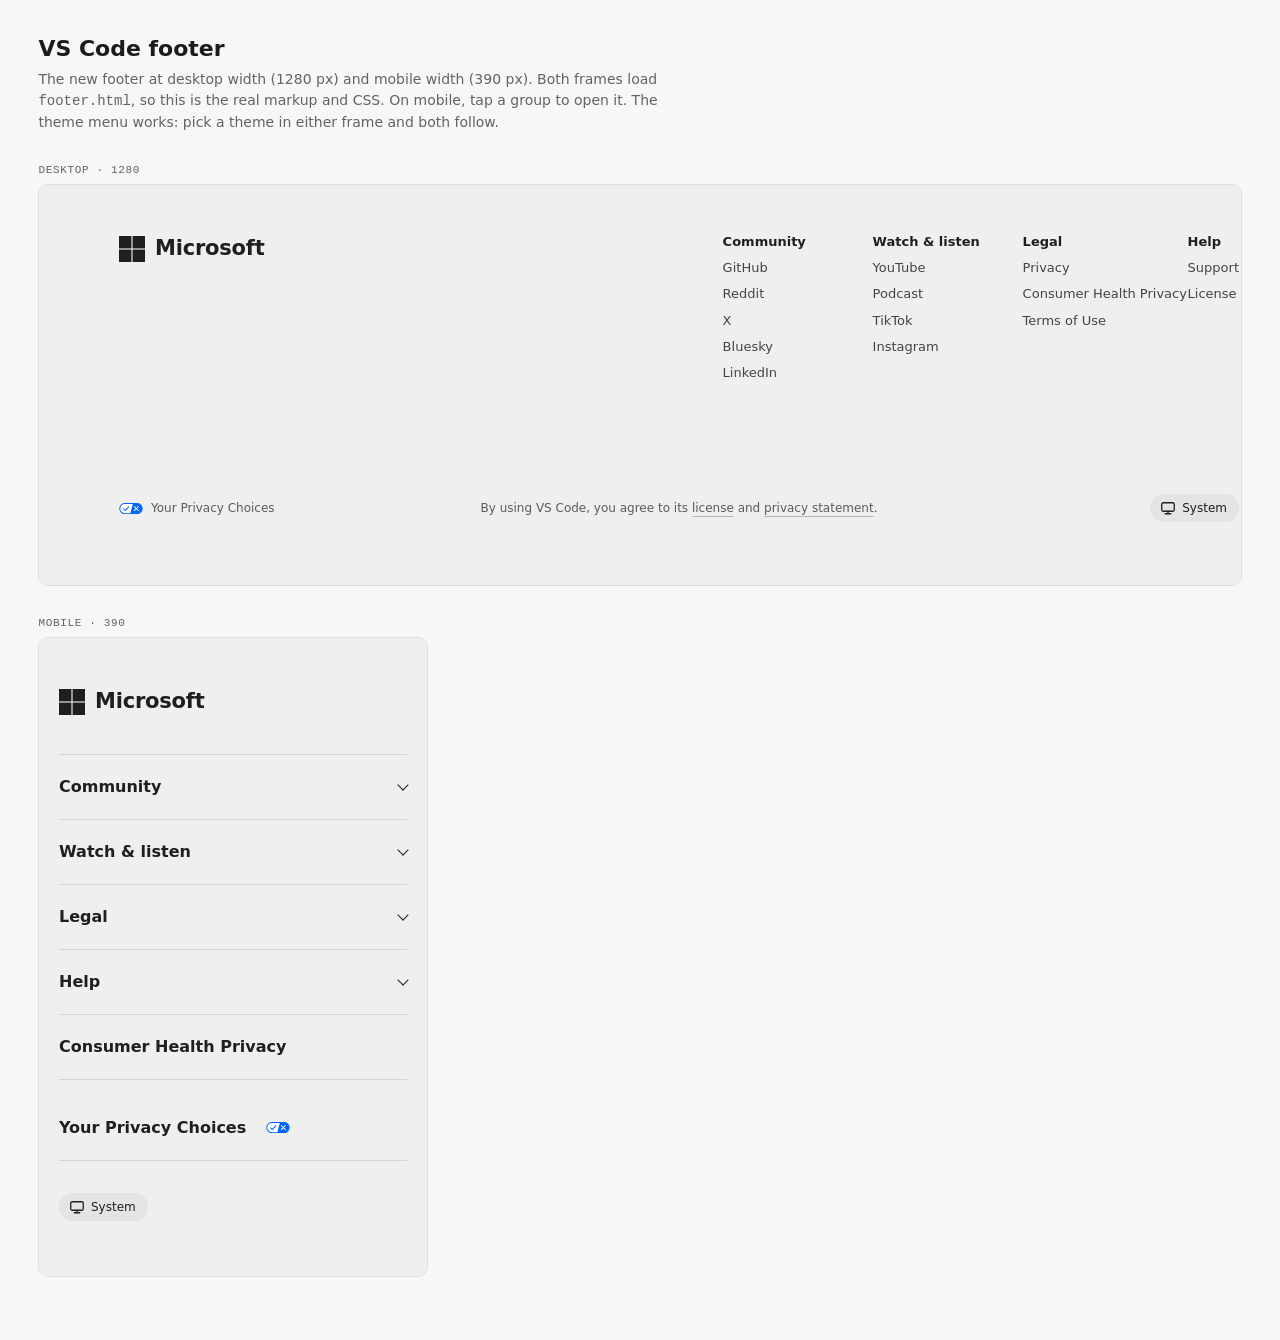
<file: index.html>
<!doctype html>
<html lang="en">
<head>
  <meta charset="utf-8">
  <meta name="viewport" content="width=device-width, initial-scale=1">
  <title>VS Code Footer</title>
  <style>
    /* Preview page only. The footer itself is footer.html + footer.css + theme.js. */
    :root {
      --pg-bg: #f7f7f8;
      --pg-ink: #1b1b1d;
      --pg-muted: #626268;
      --pg-rule: #dedee2;
    }
    * { box-sizing: border-box; }
    body {
      margin: 0;
      padding: 32px clamp(16px, 3vw, 40px) 64px;
      background: var(--pg-bg);
      color: var(--pg-ink);
      font: 14px/1.5 "Segoe UI", system-ui, -apple-system, sans-serif;
    }
    h1 { margin: 0; font-size: 22px; font-weight: 600; }
    header p { margin: 4px 0 32px; color: var(--pg-muted); max-width: 70ch; }
    .views { display: grid; gap: 32px; }
    figure { margin: 0; min-width: 0; }
    figcaption {
      margin-bottom: 8px;
      font: 11px/1 ui-monospace, "Cascadia Mono", Consolas, monospace;
      letter-spacing: .06em;
      text-transform: uppercase;
      color: var(--pg-muted);
    }
    .scroll { overflow-x: auto; border: 1px solid var(--pg-rule); border-radius: 10px; }
    iframe { display: block; border: 0; }
    .desk iframe { width: 1280px; height: 400px; }
    .mob iframe { width: 390px; max-width: 100%; height: 640px; border: 1px solid var(--pg-rule); border-radius: 10px; }
  </style>
</head>
<body>
  <header>
    <h1>VS Code footer</h1>
    <p>The new footer at desktop width (1280&nbsp;px) and mobile width (390&nbsp;px). Both frames load <code>footer.html</code>, so this is the real markup and CSS. On mobile, tap a group to open it. The theme menu works: pick a theme in either frame and both follow.</p>
  </header>
  <div class="views">
    <figure class="desk">
      <figcaption>Desktop · 1280</figcaption>
      <div class="scroll"><iframe src="footer.html" title="Footer at desktop width"></iframe></div>
    </figure>
    <figure class="mob">
      <figcaption>Mobile · 390</figcaption>
      <iframe src="footer.html" title="Footer at mobile width"></iframe>
    </figure>
  </div>
</body>
</html>
</file>
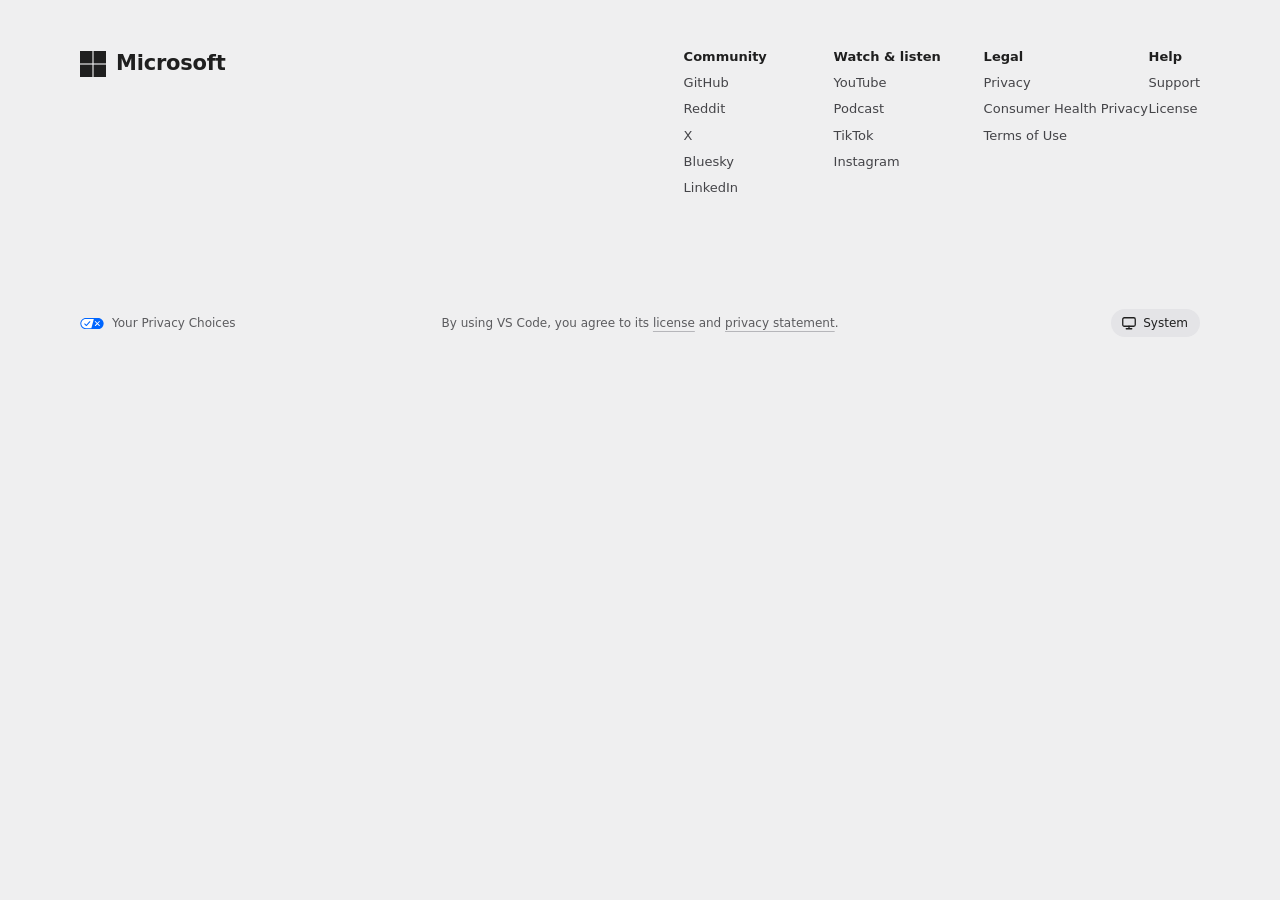
<file: footer.html>
<!doctype html>
<html lang="en">
<head>
  <meta charset="utf-8">
  <meta name="viewport" content="width=device-width, initial-scale=1">
  <title>VS Code footer</title>
  <!-- Theme: apply a saved choice before first paint (see theme.js). -->
  <script>try{var t=localStorage.getItem("vscode-theme");if(t==="light"||t==="dark")document.documentElement.setAttribute("data-theme",t)}catch(e){}</script>
  <link rel="stylesheet" href="footer.css">
  <script src="theme.js" defer></script>
  <!-- Demo page only: fills the window with the footer colour. Not part of the footer. -->
  <style>html, body { margin: 0; background: var(--ft-bg); }</style>
</head>
<body>

<!-- ============================== FOOTER START ============================== -->
<footer class="ft">
  <div class="ft-in">
    <div class="ft-top">
      <a class="ft-ms" href="https://www.microsoft.com" aria-label="Microsoft">
        <svg class="ft-mark" viewBox="0 0 23 23" aria-hidden="true" focusable="false"><rect width="11" height="11"/><rect x="12" width="11" height="11"/><rect y="12" width="11" height="11"/><rect x="12" y="12" width="11" height="11"/></svg>
        <span class="ft-word">Microsoft</span>
      </a>

      <!-- Desktop: four columns. Hidden at 760px and below. -->
      <div class="ft-desk">
        <section class="ft-col">
          <h3 class="ft-h">Community</h3>
          <ul class="ft-links" role="list" aria-label="Community">
            <li><a href="https://github.com/microsoft/vscode">GitHub</a></li>
            <li><a href="https://www.reddit.com/r/vscode/">Reddit</a></li>
            <li><a href="https://x.com/code">X</a></li>
            <li><a href="https://bsky.app/profile/vscode.dev">Bluesky</a></li>
            <li><a href="https://www.linkedin.com/showcase/vs-code/">LinkedIn</a></li>
          </ul>
        </section>
        <section class="ft-col">
          <h3 class="ft-h">Watch &amp; listen</h3>
          <ul class="ft-links" role="list" aria-label="Watch and listen">
            <li><a href="https://www.youtube.com/@code">YouTube</a></li>
            <li><a href="https://www.vscodepodcast.com/">Podcast</a></li>
            <li><a href="https://www.tiktok.com/@vscode">TikTok</a></li>
            <li><a href="https://www.instagram.com/vscode/">Instagram</a></li>
          </ul>
        </section>
        <section class="ft-col">
          <h3 class="ft-h">Legal</h3>
          <ul class="ft-links" role="list" aria-label="Legal">
            <li><a href="https://go.microsoft.com/fwlink/?LinkId=521839">Privacy</a></li>
            <li><a href="https://go.microsoft.com/fwlink/?linkid=2259814">Consumer Health Privacy</a></li>
            <li><a href="https://www.microsoft.com/legal/terms-of-use">Terms of Use</a></li>
          </ul>
        </section>
        <section class="ft-col">
          <h3 class="ft-h">Help</h3>
          <ul class="ft-links" role="list" aria-label="Help">
            <li><a href="https://support.serviceshub.microsoft.com/supportforbusiness/create?sapId=d66407ed-3967-b000-4cfb-2c318cad363d">Support</a></li>
            <li><a href="/License">License</a></li>
          </ul>
        </section>
      </div>

      <!-- Mobile: the same four groups as expandable rows. Hidden above 760px. -->
      <div class="ft-mob">
        <details>
          <summary>Community</summary>
          <ul class="ft-links" role="list" aria-label="Community">
            <li><a href="https://github.com/microsoft/vscode">GitHub</a></li>
            <li><a href="https://www.reddit.com/r/vscode/">Reddit</a></li>
            <li><a href="https://x.com/code">X</a></li>
            <li><a href="https://bsky.app/profile/vscode.dev">Bluesky</a></li>
            <li><a href="https://www.linkedin.com/showcase/vs-code/">LinkedIn</a></li>
          </ul>
        </details>
        <details>
          <summary>Watch &amp; listen</summary>
          <ul class="ft-links" role="list" aria-label="Watch and listen">
            <li><a href="https://www.youtube.com/@code">YouTube</a></li>
            <li><a href="https://www.vscodepodcast.com/">Podcast</a></li>
            <li><a href="https://www.tiktok.com/@vscode">TikTok</a></li>
            <li><a href="https://www.instagram.com/vscode/">Instagram</a></li>
          </ul>
        </details>
        <details>
          <summary>Legal</summary>
          <ul class="ft-links" role="list" aria-label="Legal">
            <li><a href="https://go.microsoft.com/fwlink/?LinkId=521839">Privacy</a></li>
            <li><a href="https://www.microsoft.com/legal/terms-of-use">Terms of Use</a></li>
          </ul>
        </details>
        <details>
          <summary>Help</summary>
          <ul class="ft-links" role="list" aria-label="Help">
            <li><a href="https://support.serviceshub.microsoft.com/supportforbusiness/create?sapId=d66407ed-3967-b000-4cfb-2c318cad363d">Support</a></li>
            <li><a href="/License">License</a></li>
          </ul>
        </details>
      </div>
    </div>

    <!-- Desktop: one line (Your Privacy Choices left, agreement centred, theme
         menu right). Consumer Health Privacy is in the Legal column there.
         Mobile: Consumer Health Privacy, Your Privacy Choices and the theme
         menu as rows; the agreement line is hidden. -->
    <div class="ft-base">
      <a class="ft-health" href="https://go.microsoft.com/fwlink/?linkid=2259814">Consumer Health Privacy</a>
      <a class="ft-choices" href="https://aka.ms/yourcaliforniaprivacychoices">
        <svg class="ft-pc" viewBox="0 0 30 14" aria-hidden="true" focusable="false"><path fill="var(--pc-light)" d="M7.4 12.8h6.8l3.1-11.6H7.4C4.2 1.2 1.6 3.8 1.6 7s2.6 5.8 5.8 5.8z"/><path fill="var(--pc-blue)" d="M22.6 0H7.4c-3.9 0-7 3.1-7 7s3.1 7 7 7h15.2c3.9 0 7-3.1 7-7s-3.2-7-7-7zm-21 7c0-3.2 2.6-5.8 5.8-5.8h9.9l-3.1 11.6H7.4c-3.2 0-5.8-2.6-5.8-5.8z"/><path fill="var(--pc-light)" d="M24.6 4c.2.2.2.6 0 .8L22.5 7l2.2 2.2c.2.2.2.6 0 .8s-.6.2-.8 0l-2.2-2.2-2.2 2.2c-.2.2-.6.2-.8 0s-.2-.6 0-.8L20.8 7l-2.2-2.2c-.2-.2-.2-.6 0-.8s.6-.2.8 0l2.2 2.2L23.8 4c.2-.2.6-.2.8 0z"/><path fill="var(--pc-blue)" d="M12.7 4.1c.2.2.3.6.1.8L8.6 9.8c-.1.1-.2.2-.3.2-.2.1-.5.1-.7-.1L5.4 7.7c-.2-.2-.2-.6 0-.8s.6-.2.8 0L8 8.6l3.8-4.5c.2-.2.6-.2.9 0z"/></svg>
        <span>Your Privacy Choices</span>
      </a>
      <p class="ft-agree">By using VS Code, you agree to its <a href="/License">license</a> and <a href="https://go.microsoft.com/fwlink/?LinkId=521839">privacy statement</a>.</p>
      <!-- Theme menu. Hidden until theme.js runs; the button shows the current
           theme and opens the menu upward. -->
      <div class="ft-theme" hidden>
        <div class="ft-menu-wrap">
          <button type="button" class="ft-menubtn" aria-haspopup="menu" aria-expanded="false" aria-controls="ft-theme-menu" aria-label="Theme: System"><svg class="ft-ti" viewBox="0 0 16 16" aria-hidden="true" focusable="false"><rect x="1.75" y="2.75" width="12.5" height="8.5" rx="1.5"/><path d="M8 11.25v2.5M5.25 13.75h5.5"/></svg><span>System</span></button>
          <div class="ft-menu" id="ft-theme-menu" role="menu" aria-label="Theme" hidden>
            <button type="button" role="menuitemradio" aria-checked="true" data-theme-option="system" tabindex="-1"><svg class="ft-ti" viewBox="0 0 16 16" aria-hidden="true" focusable="false"><rect x="1.75" y="2.75" width="12.5" height="8.5" rx="1.5"/><path d="M8 11.25v2.5M5.25 13.75h5.5"/></svg><span>System</span><svg class="ft-ti ft-check" viewBox="0 0 16 16" aria-hidden="true" focusable="false"><path d="M3.5 8.5l3 3 6-7"/></svg></button>
            <button type="button" role="menuitemradio" aria-checked="false" data-theme-option="light" tabindex="-1"><svg class="ft-ti" viewBox="0 0 16 16" aria-hidden="true" focusable="false"><circle cx="8" cy="8" r="2.75"/><path d="M8 1.5V3M8 13v1.5M1.5 8H3M13 8h1.5M3.4 3.4l1.06 1.06M11.54 11.54l1.06 1.06M3.4 12.6l1.06-1.06M11.54 4.46l1.06-1.06"/></svg><span>Light</span><svg class="ft-ti ft-check" viewBox="0 0 16 16" aria-hidden="true" focusable="false"><path d="M3.5 8.5l3 3 6-7"/></svg></button>
            <button type="button" role="menuitemradio" aria-checked="false" data-theme-option="dark" tabindex="-1"><svg class="ft-ti" viewBox="0 0 16 16" aria-hidden="true" focusable="false"><path d="M13.25 9.6A5.5 5.5 0 0 1 6.4 2.75a5.5 5.5 0 1 0 6.85 6.85z"/></svg><span>Dark</span><svg class="ft-ti ft-check" viewBox="0 0 16 16" aria-hidden="true" focusable="false"><path d="M3.5 8.5l3 3 6-7"/></svg></button>
          </div>
        </div>
      </div>
    </div>
  </div>
</footer>
<!-- =============================== FOOTER END =============================== -->

</body>
</html>
</file>
<file: footer.css>
/*
 * VS Code website footer.
 * Desktop layout above 760px, mobile layout at 760px and below.
 * Every class starts with "ft-" and every rule is scoped under .ft, so the
 * footer can sit next to existing site styles without collisions.
 */

/* ---------------------------------------------------------------- tokens */

/* Placeholders from the design mockups. The footer's background and text
   colours must match the website: when the footer goes into the site, set
   these to the site's own colours and font (its variables, or the colours
   the current footer uses). See AGENTS.md, step 2. */
:root {
  --ft-sans: "Segoe UI Variable Text", "Segoe UI", system-ui, -apple-system, "Helvetica Neue", Arial, sans-serif;

  --ft-bg: #efeff0;          /* footer surface */
  --ft-ink: #1f1f1f;         /* headings, wordmark, mobile rows */
  --ft-ink-soft: #444448;    /* column links */
  --ft-muted: #5b5b5e;       /* small print */
  --ft-rule: #d3d3d6;        /* mobile dividers */
  --ft-rule-strong: #b6b6ba; /* underline on links inside the agreement line */
  --ft-accent: #005fb8;      /* link hover */
  --ft-focus: #005fb8;       /* keyboard focus ring */
  --ft-ctl-bg: #e4e4e7;      /* theme button, menu item hover */
  --ft-ctl-on: #d1d1d6;      /* theme button hover and open */
  --ft-ctl-ink: #5b5b5e;     /* theme menu icons */
  --ft-ctl-ink-on: #1f1f1f;  /* theme button text */
  --ft-menu-bg: #ffffff;     /* theme menu surface */

  /* Fixed colours of the official Your Privacy Choices icon. Do not map to site colours. */
  --pc-blue: #0066ff;
  --pc-light: #ffffff;
}

/* Dark values. The theme menu sets data-theme="light" or "dark" on <html>;
   with no attribute (System), the OS setting decides. */
@media (prefers-color-scheme: dark) {
  :root:not([data-theme="light"]) {
    --ft-bg: #18181a;
    --ft-ink: #ececee;
    --ft-ink-soft: #c9c9cd;
    --ft-muted: #a8a8ad;
    --ft-rule: #323236;
    --ft-rule-strong: #46464b;
    --ft-accent: #4daafc;
    --ft-focus: #4daafc;
    --ft-ctl-bg: #26262a;
    --ft-ctl-on: #3c3c42;
    --ft-ctl-ink: #a8a8ad;
    --ft-ctl-ink-on: #ececee;
    --ft-menu-bg: #232326;
    color-scheme: dark;
  }
}
:root[data-theme="dark"] {
  --ft-bg: #18181a;
  --ft-ink: #ececee;
  --ft-ink-soft: #c9c9cd;
  --ft-muted: #a8a8ad;
  --ft-rule: #323236;
  --ft-rule-strong: #46464b;
  --ft-accent: #4daafc;
  --ft-focus: #4daafc;
  --ft-ctl-bg: #26262a;
  --ft-ctl-on: #3c3c42;
  --ft-ctl-ink: #a8a8ad;
  --ft-ctl-ink-on: #ececee;
  --ft-menu-bg: #232326;
  color-scheme: dark;
}

/* ------------------------------------------------------------------ base */

.ft {
  --pad: clamp(20px, 4vw, 40px);
  background: var(--ft-bg);
  color: var(--ft-ink);
  font: 14px/1.5 var(--ft-sans);
  padding-block: 48px 40px;
}
.ft-in { max-width: 1200px; margin-inline: auto; padding-inline: var(--pad); }
.ft *, .ft *::before, .ft *::after { box-sizing: border-box; }
.ft p, .ft h3, .ft ul { margin: 0; padding: 0; }
.ft ul { list-style: none; }

.ft a { color: inherit; text-decoration: none; text-underline-offset: 3px; }
.ft a:hover { color: var(--ft-accent); text-decoration: underline; }
.ft a:focus-visible, .ft summary:focus-visible {
  outline: 2px solid var(--ft-focus);
  outline-offset: 2px;
  border-radius: 3px;
}

/* Microsoft logo and wordmark. */
.ft-ms { display: inline-flex; align-items: center; gap: 10px; color: var(--ft-ink); }
.ft .ft-ms:hover { color: var(--ft-ink); text-decoration: none; }
.ft-mark { display: block; width: 26px; height: 26px; flex: none; fill: currentColor; }
.ft-word { font-size: 21px; font-weight: 600; letter-spacing: -.01em; }

/* Your Privacy Choices: official icon, kept at its 30:14 proportions. */
.ft-choices { display: inline-flex; align-items: center; gap: 8px; }
.ft-pc { display: block; width: 24px; height: 11.2px; flex: none; }

/* License agreement: small, quiet, with a faint underline on its links. */
.ft-agree { font-size: 12px; color: var(--ft-muted); text-align: center; text-wrap: balance; }
.ft-agree a { text-decoration: underline; text-decoration-thickness: 1px; text-underline-offset: 4px; text-decoration-color: var(--ft-rule-strong); }
.ft-agree a:hover { color: var(--ft-ink); text-decoration-color: currentColor; }

/* --------------------------------------------------------------- desktop */

/* Logo on the left, four link columns toward the right. */
.ft .ft-top { display: flex; justify-content: space-between; align-items: flex-start; gap: 48px; }
.ft .ft-desk { display: grid; grid-template-columns: 150px 150px 165px auto; }
.ft .ft-mob { display: none; }

/* Tight, even rhythm: link rows about 26px apart, and each heading sits
   one row above its list rather than floating over it. */
.ft .ft-col { display: grid; gap: 8px; align-content: start; line-height: 1.4; }
.ft .ft-h { font-size: 13px; font-weight: 600; }
.ft .ft-links { display: grid; gap: 8px; align-content: start; font-size: 13px; }
.ft .ft-links a { color: var(--ft-ink-soft); }

/* One bottom line: Your Privacy Choices on the left, the agreement centred,
   the theme menu on the right. On desktop Consumer Health Privacy sits
   in the Legal column, so its bottom-line copy is mobile only. */
.ft .ft-base { display: grid; grid-template-columns: 1fr auto 1fr; align-items: center; gap: 16px 40px; margin-top: 112px; }
.ft .ft-base > .ft-health { display: none; }
.ft .ft-base > .ft-choices { grid-column: 1; grid-row: 1; justify-self: start; font-size: 12px; color: var(--ft-muted); }
.ft .ft-base > .ft-agree { grid-column: 2; grid-row: 1; }
.ft .ft-base > .ft-theme { grid-column: 3; grid-row: 1; justify-self: end; }

/* ------------------------------------------------------------ theme menu */

/* A button showing the current theme. It opens a menu upward, since the
   footer sits at the bottom of the page. theme.js shows it (it is hidden
   without JavaScript) and handles the menu. */
.ft-theme { display: flex; align-items: center; gap: 10px; font-size: 12px; color: var(--ft-muted); }
.ft .ft-theme[hidden] { display: none; }
.ft-theme button { font: inherit; color: inherit; margin: 0; background: none; border: 0; padding: 0; cursor: pointer; }
.ft-theme button:focus-visible { outline: 2px solid var(--ft-focus); outline-offset: 2px; }
.ft-ti { display: block; width: 16px; height: 16px; flex: none; fill: none; stroke: currentColor; stroke-width: 1.3; stroke-linecap: round; stroke-linejoin: round; }

.ft-menu-wrap { position: relative; }
.ft .ft-menubtn { display: inline-flex; align-items: center; gap: 6px; height: 28px; padding-inline: 10px 12px; border-radius: 999px; background: var(--ft-ctl-bg); color: var(--ft-ctl-ink-on); }
.ft .ft-menubtn:hover, .ft .ft-menubtn[aria-expanded="true"] { background: var(--ft-ctl-on); }
.ft-menu {
  position: absolute;
  right: 0;
  bottom: calc(100% + 6px);
  z-index: 10;
  display: grid;
  min-width: 152px;
  padding: 4px;
  border: 1px solid var(--ft-rule);
  border-radius: 8px;
  background: var(--ft-menu-bg);
  box-shadow: 0 8px 24px rgb(0 0 0 / .14), 0 1px 3px rgb(0 0 0 / .08);
}
.ft-menu[hidden] { display: none; }
.ft .ft-menu button { display: flex; align-items: center; gap: 10px; height: 32px; padding-inline: 10px; border-radius: 5px; color: var(--ft-ink); text-align: left; font-size: 13px; }
.ft .ft-menu button:hover, .ft .ft-menu button:focus-visible { background: var(--ft-ctl-bg); outline: none; }
.ft .ft-menu button span { flex: 1; }
.ft .ft-menu button .ft-ti:first-child { color: var(--ft-ctl-ink); }
.ft-check { visibility: hidden; color: var(--ft-accent); }
.ft-menu [aria-checked="true"] .ft-check { visibility: visible; }
.ft .ft-menu [aria-checked="true"] { font-weight: 600; }

/* ---------------------------------------------------------------- mobile */

@media (max-width: 760px) {
  .ft .ft-top { flex-direction: column; align-items: stretch; gap: 36px; }
  .ft .ft-top > .ft-ms { align-self: flex-start; }

  /* The columns fold into expandable groups. */
  .ft .ft-desk { display: none; }
  .ft .ft-mob { display: block; border-top: 1px solid var(--ft-rule); }
  .ft details { border-bottom: 1px solid var(--ft-rule); }
  .ft summary {
    display: flex;
    justify-content: space-between;
    align-items: center;
    padding-block: 20px;
    font-size: 16px;
    font-weight: 600;
    cursor: pointer;
    list-style: none;
  }
  .ft summary::-webkit-details-marker { display: none; }
  .ft summary::after {
    content: "";
    width: 8px;
    height: 8px;
    border-right: 1.5px solid currentColor;
    border-bottom: 1.5px solid currentColor;
    rotate: 45deg;
    translate: 0 -2px;
    transition: rotate .15s ease;
  }
  .ft details[open] summary::after { rotate: 225deg; translate: 0 2px; }
  .ft details > .ft-links { padding-bottom: 20px; gap: 14px; font-size: 14px; line-height: 1.5; }

  /* Consumer Health Privacy and Your Privacy Choices read as two more rows
     under the groups, always visible. The agreement line is desktop only. */
  .ft .ft-base { display: flex; flex-direction: column; align-items: stretch; margin-top: 0; }
  .ft .ft-base > .ft-health { display: block; padding-block: 20px; border-bottom: 1px solid var(--ft-rule); font-size: 16px; font-weight: 600; color: var(--ft-ink); }
  .ft .ft-base > .ft-choices { order: 1; gap: 20px; padding-block: 20px; border-bottom: 1px solid var(--ft-rule); font-size: 16px; font-weight: 600; color: var(--ft-ink); }
  .ft .ft-base > .ft-choices .ft-pc { order: 2; }
  .ft .ft-base > .ft-agree { display: none; }

  /* The theme menu is the last row, with the button on the left; its menu
     opens from the left edge so it stays on screen. */
  .ft .ft-base > .ft-theme { order: 2; padding-top: 16px; }
  .ft-menu { left: 0; right: auto; }
}

@media (prefers-reduced-motion: reduce) {
  .ft * { transition: none !important; }
}
</file>
